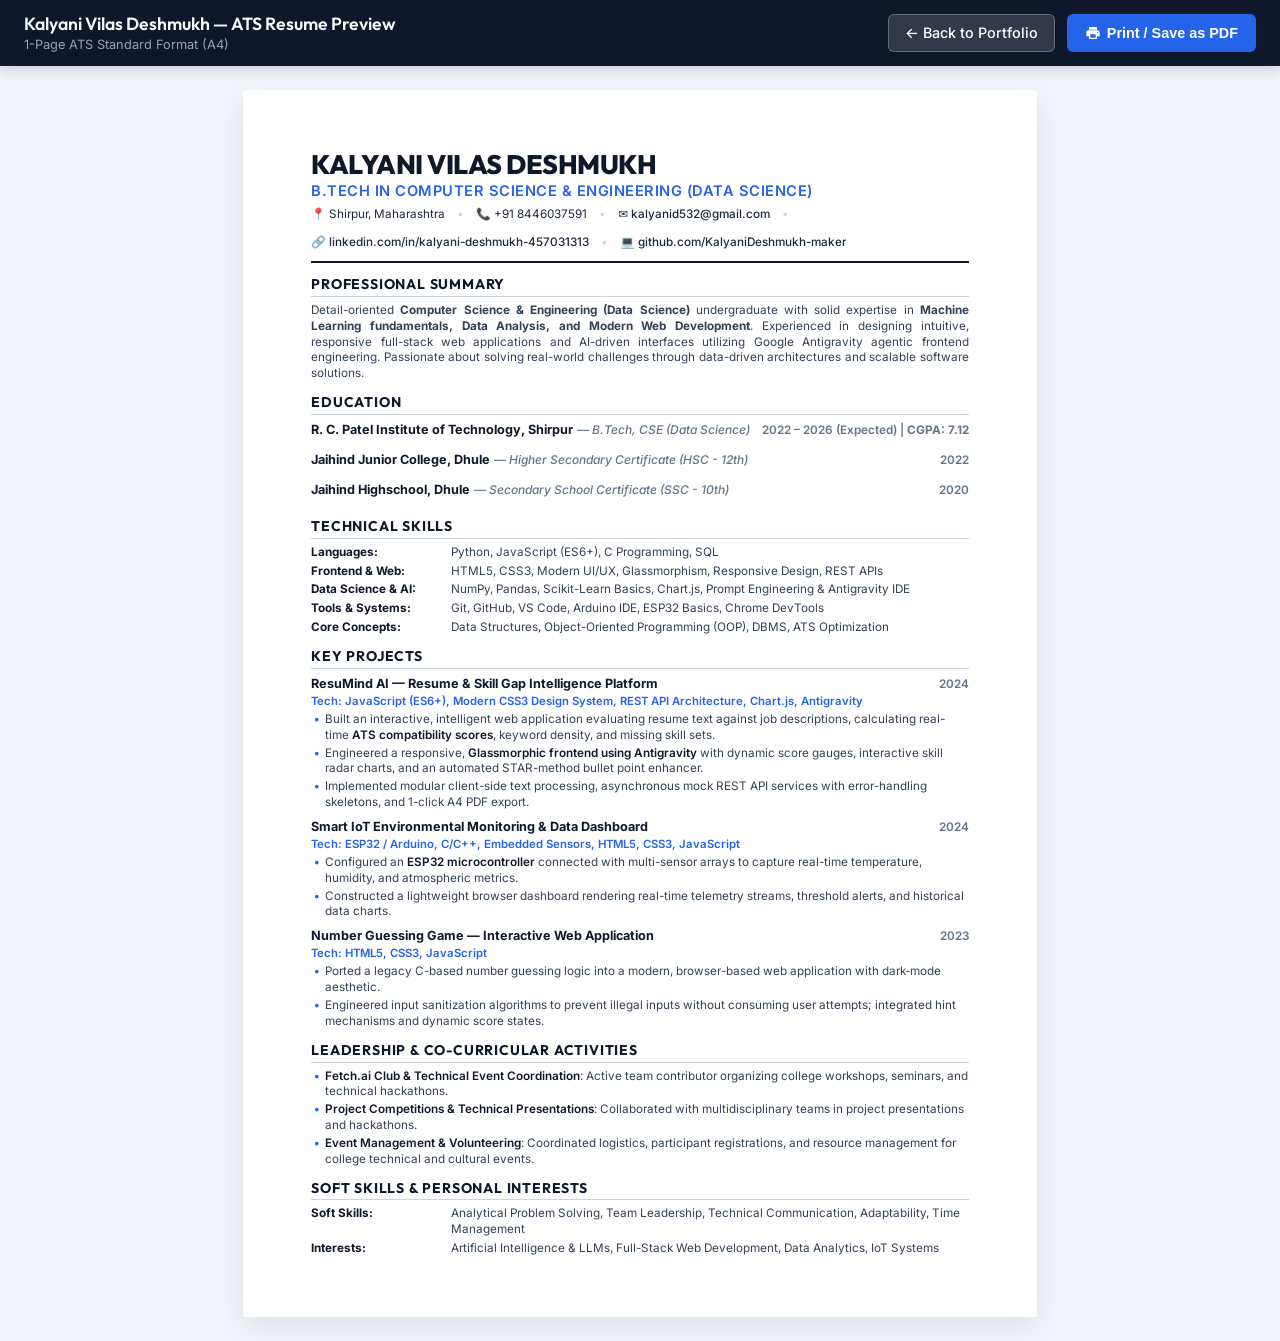
<file: resume/resume_print.html>
<!DOCTYPE html>
<html lang="en">
<head>
  <meta charset="UTF-8" />
  <meta name="viewport" content="width=device-width, initial-scale=1.0" />
  <title>Kalyani Vilas Deshmukh - Resume</title>
  <link rel="preconnect" href="https://fonts.googleapis.com">
  <link rel="preconnect" href="https://fonts.gstatic.com" crossorigin>
  <link href="https://fonts.googleapis.com/css2?family=Inter:wght@400;500;600;700;800&family=Outfit:wght@500;600;700;800&display=swap" rel="stylesheet">
  <style>
    :root {
      --primary: #0f172a;
      --secondary: #1e293b;
      --text: #334155;
      --accent: #2563eb;
      --border: #e2e8f0;
      --subtext: #64748b;
      --bg: #ffffff;
    }

    * {
      box-sizing: border-box;
      margin: 0;
      padding: 0;
    }

    body {
      font-family: 'Inter', system-ui, -apple-system, sans-serif;
      color: var(--text);
      background-color: #f1f5f9;
      line-height: 1.35;
      font-size: 10pt;
      -webkit-font-smoothing: antialiased;
    }

    /* Print action bar at top on screen */
    .screen-controls {
      background: #0f172a;
      color: white;
      padding: 12px 24px;
      display: flex;
      justify-content: space-between;
      align-items: center;
      position: sticky;
      top: 0;
      z-index: 1000;
      box-shadow: 0 4px 12px rgba(0,0,0,0.15);
    }
    .screen-controls h2 {
      font-family: 'Outfit', sans-serif;
      font-size: 1.1rem;
      font-weight: 600;
      color: #f8fafc;
    }
    .screen-controls .btn-group {
      display: flex;
      gap: 12px;
    }
    .print-btn {
      background: #2563eb;
      color: white;
      border: none;
      padding: 8px 18px;
      border-radius: 6px;
      font-size: 0.9rem;
      font-weight: 600;
      cursor: pointer;
      display: inline-flex;
      align-items: center;
      gap: 6px;
      transition: background 0.2s;
    }
    .print-btn:hover {
      background: #1d4ed8;
    }
    .back-btn {
      background: rgba(255,255,255,0.15);
      color: white;
      border: 1px solid rgba(255,255,255,0.25);
      padding: 8px 16px;
      border-radius: 6px;
      font-size: 0.9rem;
      font-weight: 500;
      cursor: pointer;
      text-decoration: none;
      display: inline-flex;
      align-items: center;
    }
    .back-btn:hover {
      background: rgba(255,255,255,0.25);
    }

    /* Resume container */
    .resume-wrapper {
      display: flex;
      justify-content: center;
      padding: 24px 16px;
    }

    .resume-page {
      background: var(--bg);
      width: 210mm;
      min-height: 297mm;
      padding: 16mm 18mm;
      box-shadow: 0 10px 30px rgba(0, 0, 0, 0.08);
      border-radius: 2px;
      color: var(--primary);
    }

    /* Header */
    .header {
      border-bottom: 2px solid var(--primary);
      padding-bottom: 10px;
      margin-bottom: 12px;
    }
    .header h1 {
      font-family: 'Outfit', sans-serif;
      font-size: 20pt;
      font-weight: 800;
      letter-spacing: -0.5px;
      color: #0f172a;
      text-transform: uppercase;
      line-height: 1.1;
    }
    .header .subtitle {
      font-size: 11pt;
      font-weight: 600;
      color: var(--accent);
      margin-top: 2px;
      letter-spacing: 0.5px;
      text-transform: uppercase;
    }
    .contact-bar {
      display: flex;
      flex-wrap: wrap;
      gap: 12px;
      margin-top: 6px;
      font-size: 8.8pt;
      color: var(--secondary);
    }
    .contact-item {
      display: inline-flex;
      align-items: center;
      gap: 4px;
    }
    .contact-item a {
      color: var(--secondary);
      text-decoration: none;
      font-weight: 500;
    }
    .contact-item a:hover {
      color: var(--accent);
      text-decoration: underline;
    }
    .contact-divider {
      color: #cbd5e1;
    }

    /* Sections */
    .section {
      margin-bottom: 11px;
    }
    .section-title {
      font-family: 'Outfit', sans-serif;
      font-size: 10.5pt;
      font-weight: 700;
      color: var(--primary);
      text-transform: uppercase;
      letter-spacing: 0.8px;
      border-bottom: 1.2px solid #cbd5e1;
      padding-bottom: 2px;
      margin-bottom: 6px;
    }

    /* Summary */
    .summary-text {
      font-size: 8.8pt;
      line-height: 1.35;
      color: var(--text);
      text-align: justify;
    }

    /* Education & Projects */
    .item {
      margin-bottom: 7px;
    }
    .item-header {
      display: flex;
      justify-content: space-between;
      align-items: baseline;
    }
    .item-title {
      font-size: 9.5pt;
      font-weight: 700;
      color: #0f172a;
    }
    .item-subtitle {
      font-size: 9pt;
      font-weight: 500;
      color: var(--subtext);
      font-style: italic;
    }
    .item-date {
      font-size: 8.8pt;
      font-weight: 600;
      color: var(--subtext);
      white-space: nowrap;
    }
    .item-tech {
      font-size: 8.5pt;
      font-weight: 600;
      color: var(--accent);
      margin-top: 1px;
    }

    /* Bullet lists */
    ul.bullet-list {
      list-style-type: none;
      padding-left: 0;
      margin-top: 3px;
    }
    ul.bullet-list li {
      position: relative;
      padding-left: 14px;
      font-size: 8.8pt;
      line-height: 1.35;
      color: var(--text);
      margin-bottom: 2px;
    }
    ul.bullet-list li::before {
      content: "•";
      position: absolute;
      left: 3px;
      color: var(--accent);
      font-weight: bold;
    }
    ul.bullet-list li strong {
      color: #0f172a;
      font-weight: 600;
    }

    /* Skills grid */
    .skills-block {
      display: grid;
      grid-template-columns: 140px 1fr;
      row-gap: 3px;
      font-size: 8.8pt;
    }
    .skills-category {
      font-weight: 700;
      color: var(--primary);
    }
    .skills-list {
      color: var(--text);
    }

    /* Two column grid for Education/Activities */
    .edu-grid {
      display: flex;
      flex-direction: column;
      gap: 5px;
    }

    /* Print styles */
    @media print {
      body {
        background: none;
      }
      .screen-controls {
        display: none !important;
      }
      .resume-wrapper {
        padding: 0;
      }
      .resume-page {
        width: 100%;
        min-height: auto;
        padding: 0;
        box-shadow: none;
      }
      @page {
        size: A4 portrait;
        margin: 12mm 14mm 10mm 14mm;
      }
      a {
        text-decoration: none !important;
        color: inherit !important;
      }
    }
  </style>
</head>
<body>

  <div class="screen-controls">
    <div>
      <h2>Kalyani Vilas Deshmukh — ATS Resume Preview</h2>
      <span style="font-size: 0.8rem; color: #94a3b8;">1-Page ATS Standard Format (A4)</span>
    </div>
    <div class="btn-group">
      <a href="../index.html" class="back-btn">← Back to Portfolio</a>
      <button onclick="window.print()" class="print-btn">
        <svg width="16" height="16" fill="currentColor" viewBox="0 0 24 24"><path d="M19 8H5c-1.66 0-3 1.34-3 3v6h4v4h12v-4h4v-6c0-1.66-1.34-3-3-3zm-3 11H8v-5h8v5zm3-7c-.55 0-1-.45-1-1s.45-1 1-1 1 .45 1 1-.45 1-1 1zm-1-9H6v4h12V3z"/></svg>
        Print / Save as PDF
      </button>
    </div>
  </div>

  <div class="resume-wrapper">
    <div class="resume-page">
      
      <!-- Header -->
      <div class="header">
        <h1>Kalyani Vilas Deshmukh</h1>
        <div class="subtitle">B.Tech in Computer Science & Engineering (Data Science)</div>
        <div class="contact-bar">
          <div class="contact-item">
            <span>📍 Shirpur, Maharashtra</span>
          </div>
          <span class="contact-divider">•</span>
          <div class="contact-item">
            <span>📞 +91 8446037591</span>
          </div>
          <span class="contact-divider">•</span>
          <div class="contact-item">
            <span>✉️ <a href="mailto:kalyanid532@gmail.com">kalyanid532@gmail.com</a></span>
          </div>
          <span class="contact-divider">•</span>
          <div class="contact-item">
            <span>🔗 <a href="https://linkedin.com/in/kalyani-deshmukh-457031313" target="_blank">linkedin.com/in/kalyani-deshmukh-457031313</a></span>
          </div>
          <span class="contact-divider">•</span>
          <div class="contact-item">
            <span>💻 <a href="https://github.com/KalyaniDeshmukh-maker" target="_blank">github.com/KalyaniDeshmukh-maker</a></span>
          </div>
        </div>
      </div>

      <!-- Summary -->
      <div class="section">
        <div class="section-title">Professional Summary</div>
        <p class="summary-text">
          Detail-oriented <strong>Computer Science & Engineering (Data Science)</strong> undergraduate with solid expertise in <strong>Machine Learning fundamentals, Data Analysis, and Modern Web Development</strong>. Experienced in designing intuitive, responsive full-stack web applications and AI-driven interfaces utilizing Google Antigravity agentic frontend engineering. Passionate about solving real-world challenges through data-driven architectures and scalable software solutions.
        </p>
      </div>

      <!-- Education -->
      <div class="section">
        <div class="section-title">Education</div>
        <div class="edu-grid">
          <div class="item">
            <div class="item-header">
              <div>
                <span class="item-title">R. C. Patel Institute of Technology, Shirpur</span>
                <span class="item-subtitle"> — B.Tech, CSE (Data Science)</span>
              </div>
              <span class="item-date">2022 – 2026 (Expected) | <strong>CGPA: 7.12</strong></span>
            </div>
          </div>
          <div class="item">
            <div class="item-header">
              <div>
                <span class="item-title">Jaihind Junior College, Dhule</span>
                <span class="item-subtitle"> — Higher Secondary Certificate (HSC - 12th)</span>
              </div>
              <span class="item-date">2022</span>
            </div>
          </div>
          <div class="item">
            <div class="item-header">
              <div>
                <span class="item-title">Jaihind Highschool, Dhule</span>
                <span class="item-subtitle"> — Secondary School Certificate (SSC - 10th)</span>
              </div>
              <span class="item-date">2020</span>
            </div>
          </div>
        </div>
      </div>

      <!-- Technical Skills -->
      <div class="section">
        <div class="section-title">Technical Skills</div>
        <div class="skills-block">
          <div class="skills-category">Languages:</div>
          <div class="skills-list">Python, JavaScript (ES6+), C Programming, SQL</div>

          <div class="skills-category">Frontend & Web:</div>
          <div class="skills-list">HTML5, CSS3, Modern UI/UX, Glassmorphism, Responsive Design, REST APIs</div>

          <div class="skills-category">Data Science & AI:</div>
          <div class="skills-list">NumPy, Pandas, Scikit-Learn Basics, Chart.js, Prompt Engineering & Antigravity IDE</div>

          <div class="skills-category">Tools & Systems:</div>
          <div class="skills-list">Git, GitHub, VS Code, Arduino IDE, ESP32 Basics, Chrome DevTools</div>

          <div class="skills-category">Core Concepts:</div>
          <div class="skills-list">Data Structures, Object-Oriented Programming (OOP), DBMS, ATS Optimization</div>
        </div>
      </div>

      <!-- Key Projects -->
      <div class="section">
        <div class="section-title">Key Projects</div>

        <!-- Project 1 -->
        <div class="item">
          <div class="item-header">
            <span class="item-title">ResuMind AI — Resume & Skill Gap Intelligence Platform</span>
            <span class="item-date">2024</span>
          </div>
          <div class="item-tech">Tech: JavaScript (ES6+), Modern CSS3 Design System, REST API Architecture, Chart.js, Antigravity</div>
          <ul class="bullet-list">
            <li>Built an interactive, intelligent web application evaluating resume text against job descriptions, calculating real-time <strong>ATS compatibility scores</strong>, keyword density, and missing skill sets.</li>
            <li>Engineered a responsive, <strong>Glassmorphic frontend using Antigravity</strong> with dynamic score gauges, interactive skill radar charts, and an automated STAR-method bullet point enhancer.</li>
            <li>Implemented modular client-side text processing, asynchronous mock REST API services with error-handling skeletons, and 1-click A4 PDF export.</li>
          </ul>
        </div>

        <!-- Project 2 -->
        <div class="item">
          <div class="item-header">
            <span class="item-title">Smart IoT Environmental Monitoring & Data Dashboard</span>
            <span class="item-date">2024</span>
          </div>
          <div class="item-tech">Tech: ESP32 / Arduino, C/C++, Embedded Sensors, HTML5, CSS3, JavaScript</div>
          <ul class="bullet-list">
            <li>Configured an <strong>ESP32 microcontroller</strong> connected with multi-sensor arrays to capture real-time temperature, humidity, and atmospheric metrics.</li>
            <li>Constructed a lightweight browser dashboard rendering real-time telemetry streams, threshold alerts, and historical data charts.</li>
          </ul>
        </div>

        <!-- Project 3 -->
        <div class="item">
          <div class="item-header">
            <span class="item-title">Number Guessing Game — Interactive Web Application</span>
            <span class="item-date">2023</span>
          </div>
          <div class="item-tech">Tech: HTML5, CSS3, JavaScript</div>
          <ul class="bullet-list">
            <li>Ported a legacy C-based number guessing logic into a modern, browser-based web application with dark-mode aesthetic.</li>
            <li>Engineered input sanitization algorithms to prevent illegal inputs without consuming user attempts; integrated hint mechanisms and dynamic score states.</li>
          </ul>
        </div>
      </div>

      <!-- Leadership & Extracurricular -->
      <div class="section">
        <div class="section-title">Leadership & Co-Curricular Activities</div>
        <ul class="bullet-list">
          <li><strong>Fetch.ai Club & Technical Event Coordination</strong>: Active team contributor organizing college workshops, seminars, and technical hackathons.</li>
          <li><strong>Project Competitions & Technical Presentations</strong>: Collaborated with multidisciplinary teams in project presentations and hackathons.</li>
          <li><strong>Event Management & Volunteering</strong>: Coordinated logistics, participant registrations, and resource management for college technical and cultural events.</li>
        </ul>
      </div>

      <!-- Soft Skills -->
      <div class="section" style="margin-bottom: 0;">
        <div class="section-title">Soft Skills & Personal Interests</div>
        <div class="skills-block">
          <div class="skills-category">Soft Skills:</div>
          <div class="skills-list">Analytical Problem Solving, Team Leadership, Technical Communication, Adaptability, Time Management</div>

          <div class="skills-category">Interests:</div>
          <div class="skills-list">Artificial Intelligence & LLMs, Full-Stack Web Development, Data Analytics, IoT Systems</div>
        </div>
      </div>

    </div>
  </div>

</body>
</html>
</file>
